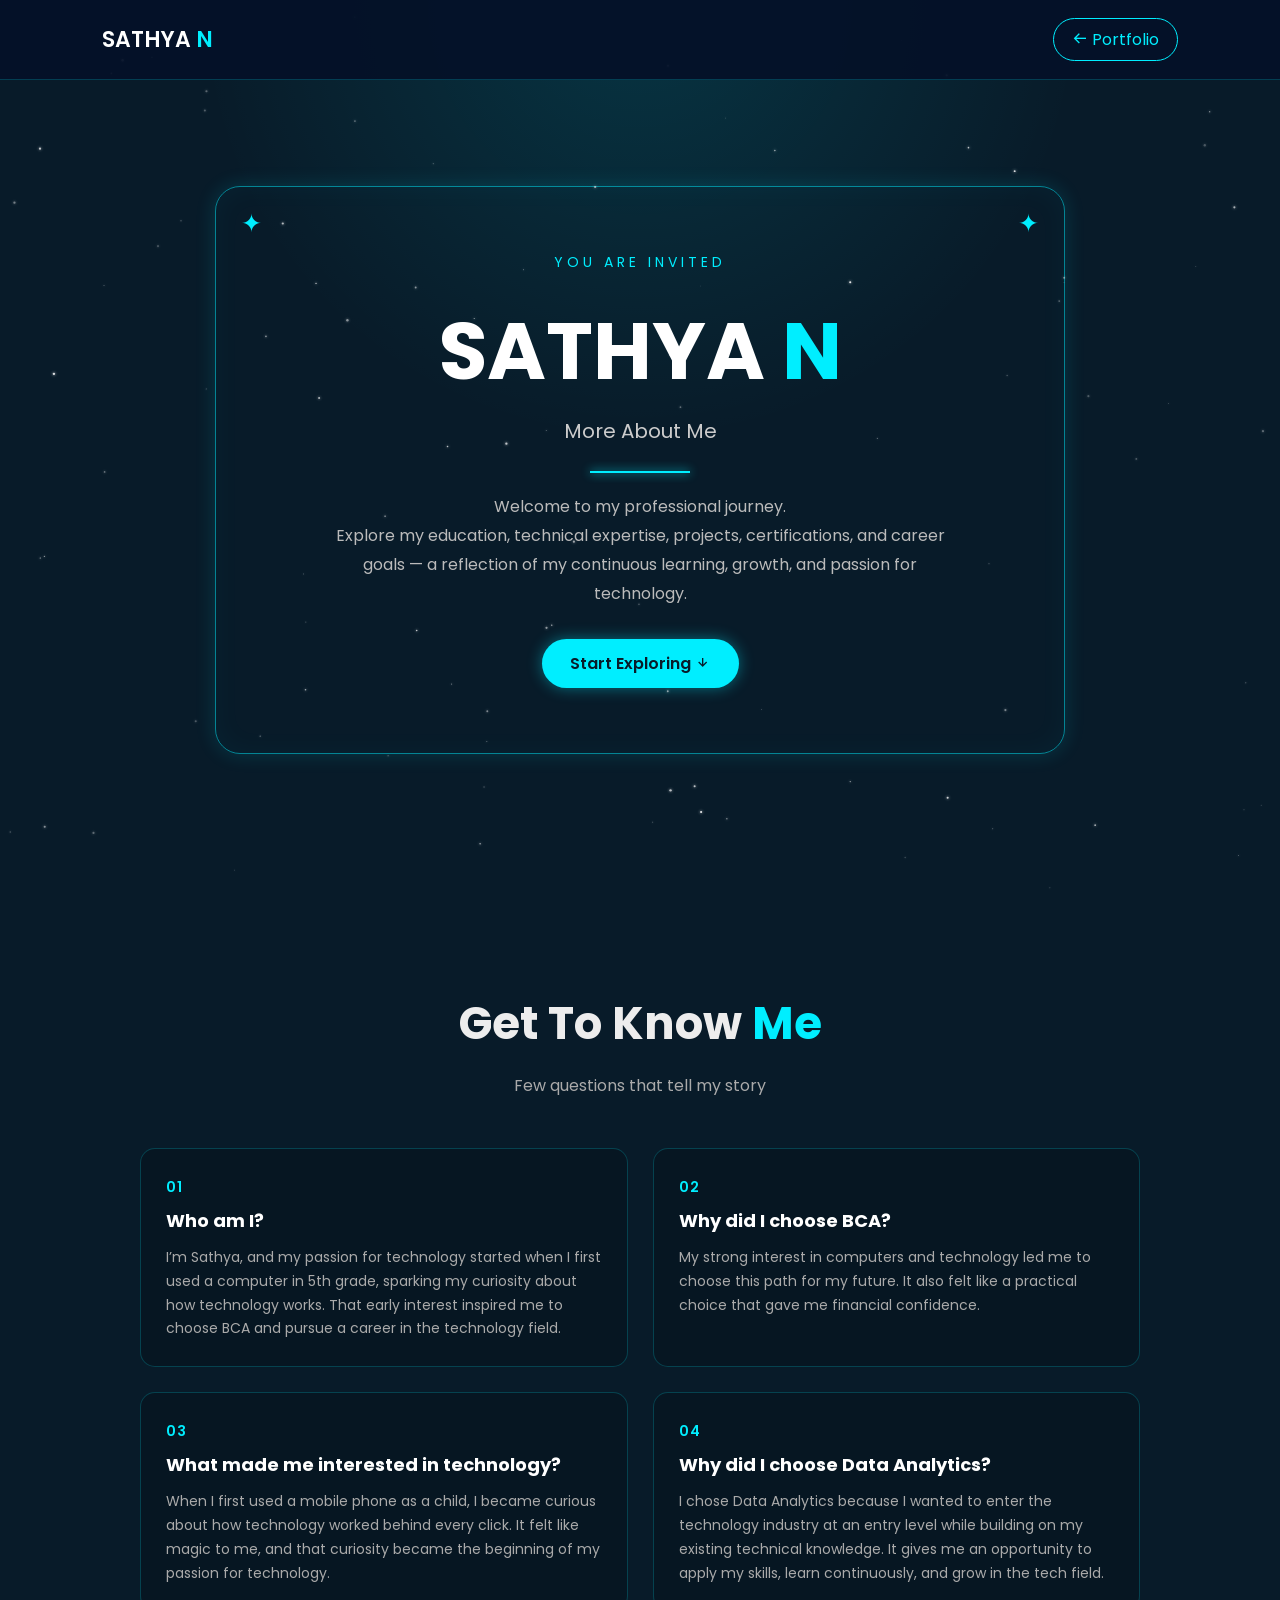
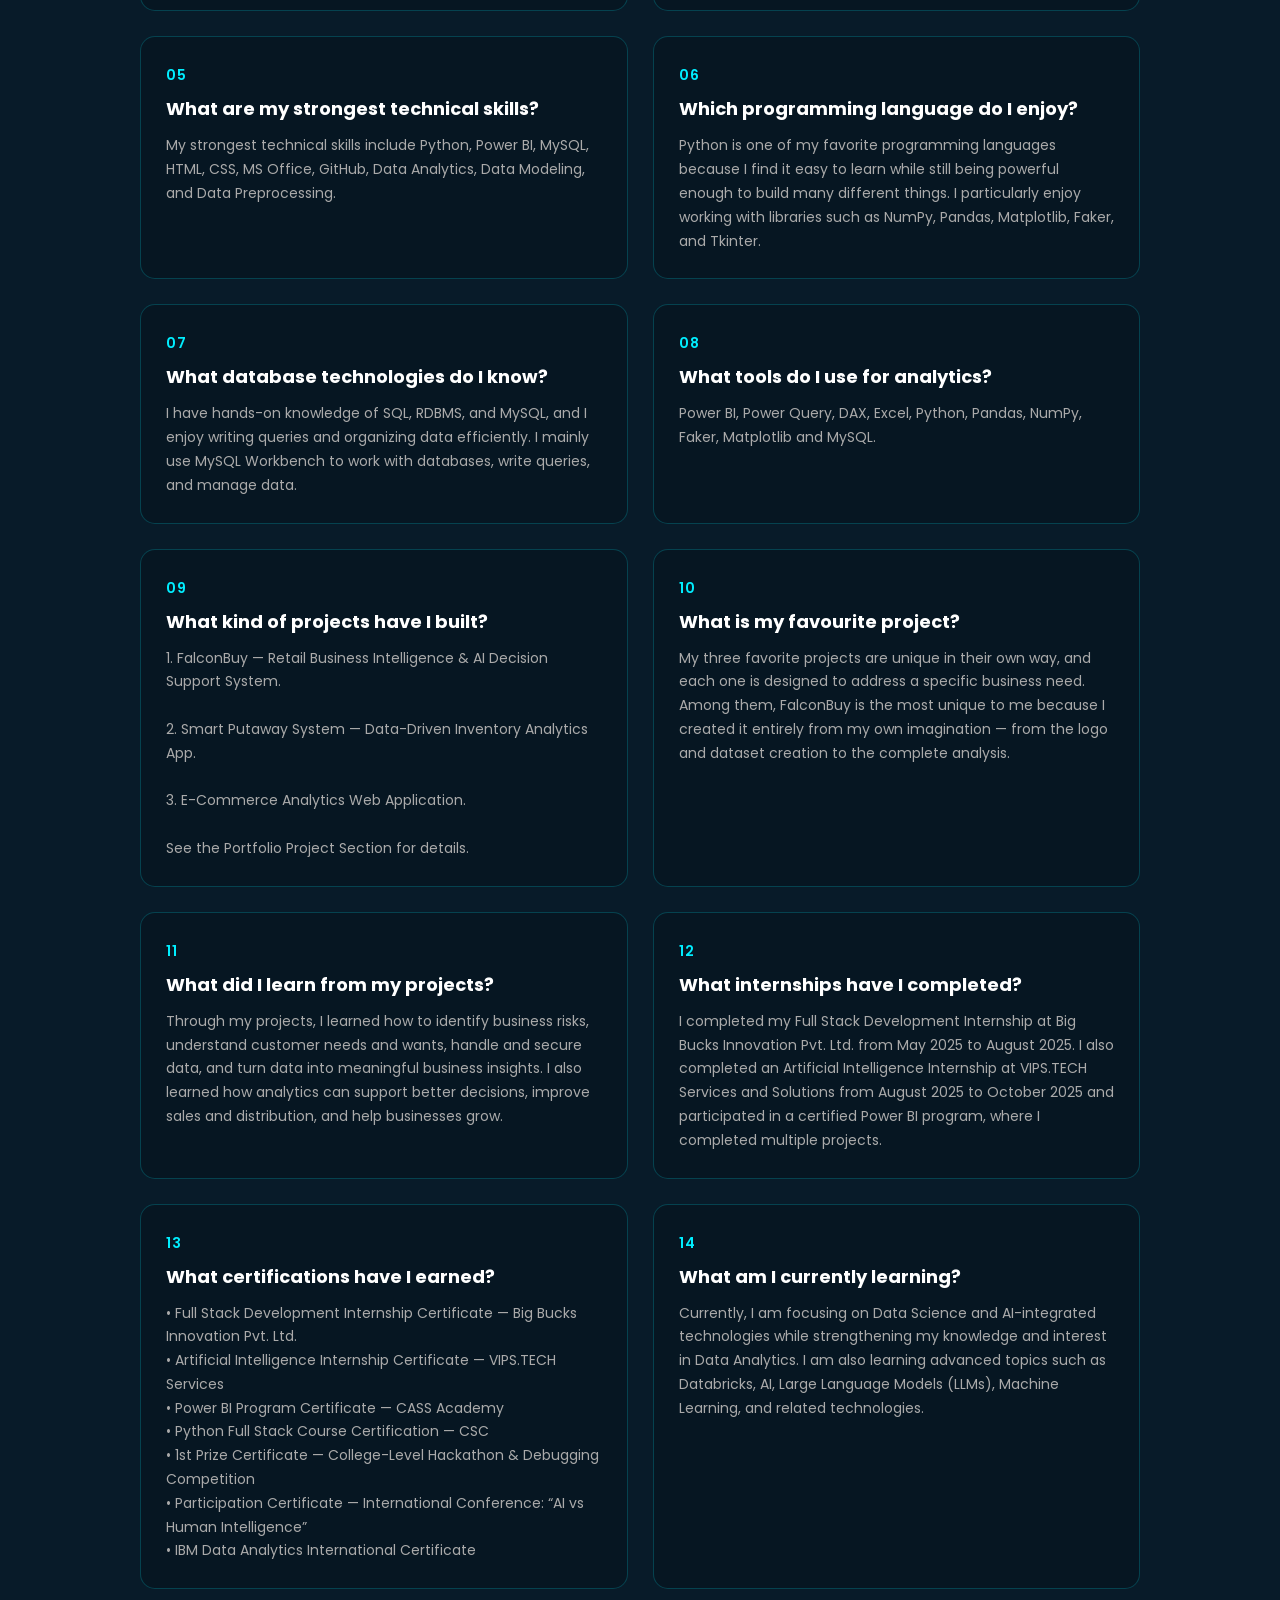
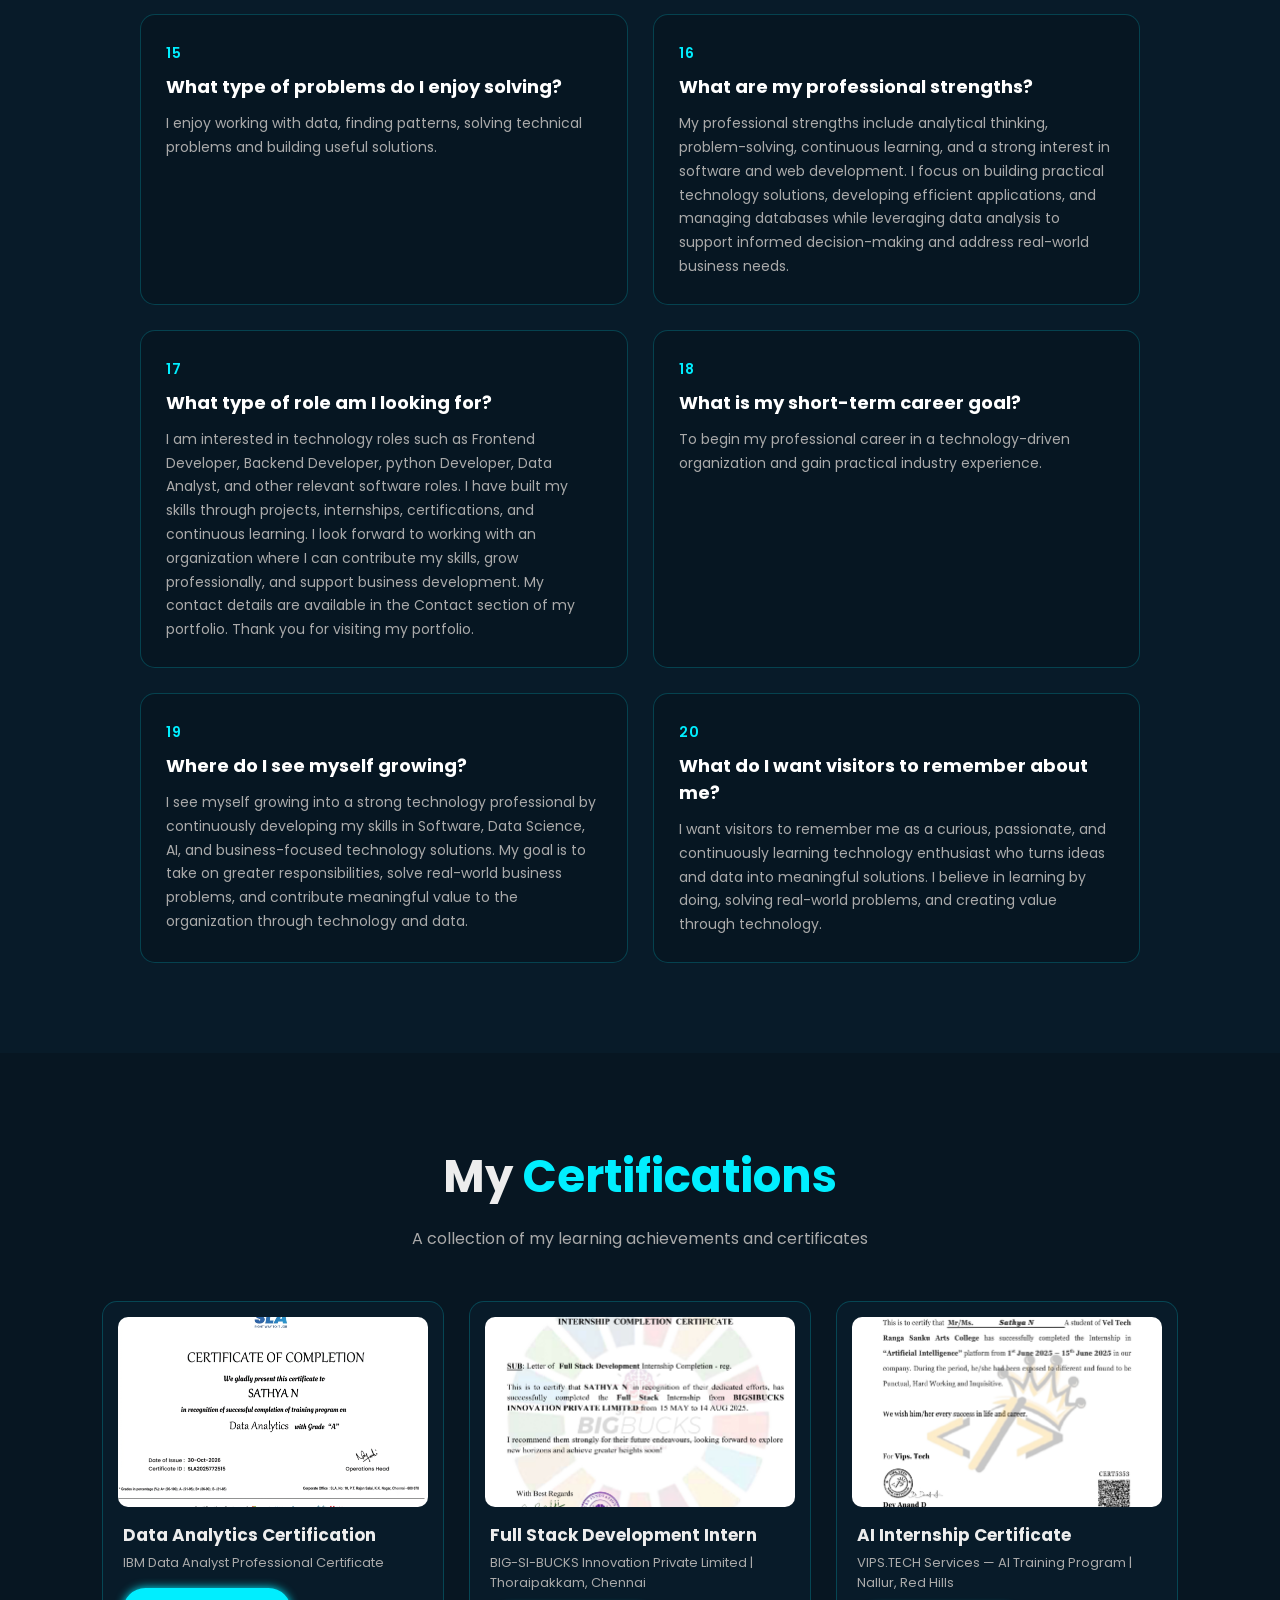
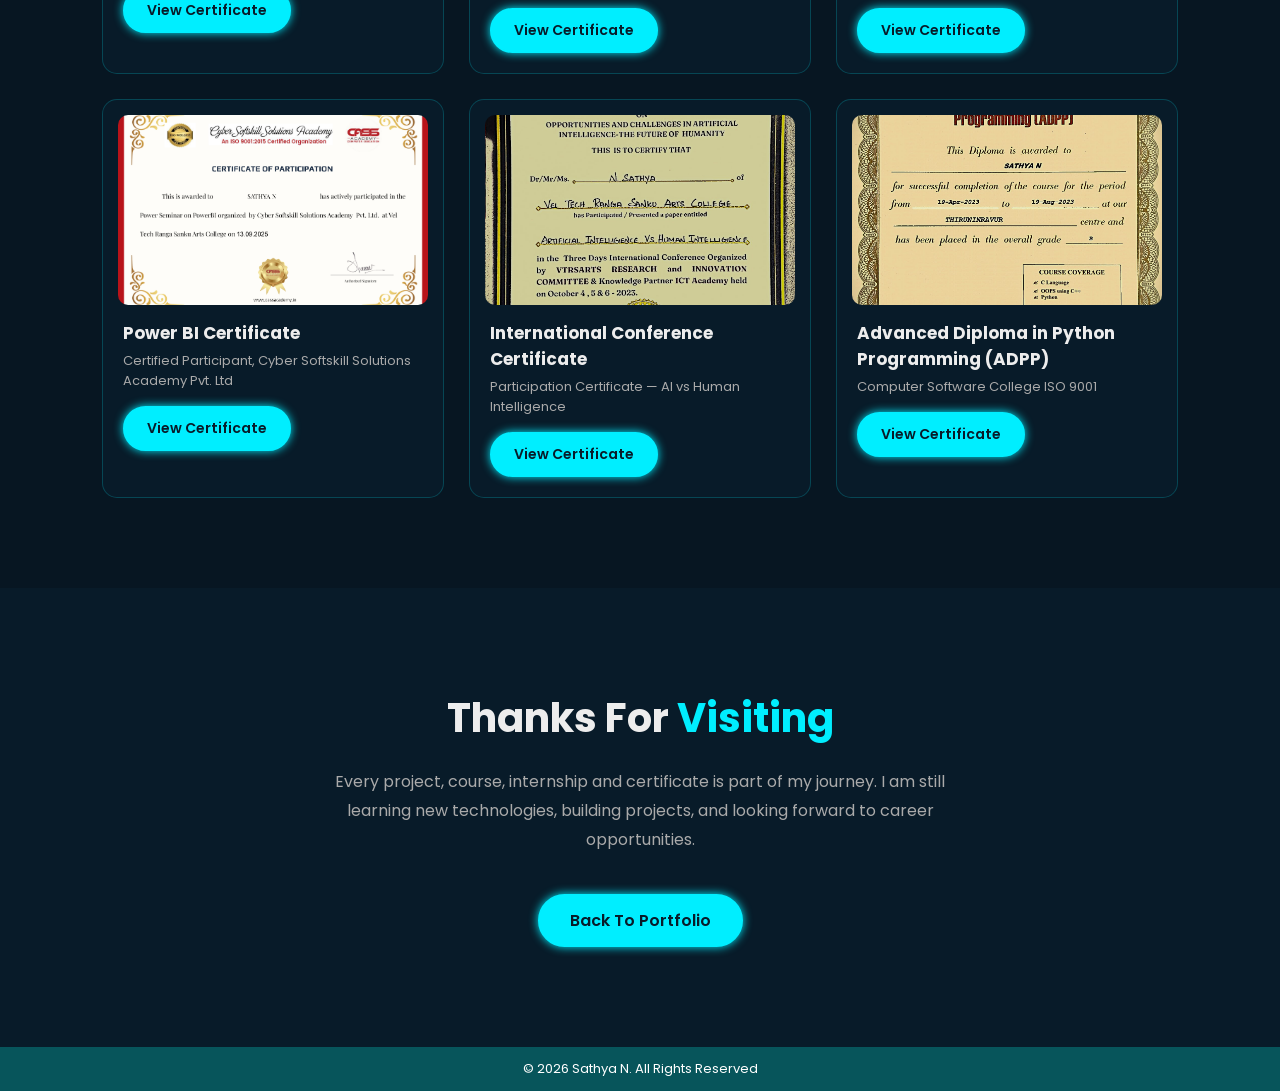
<file: aboutme.html>
<!DOCTYPE html>
<html lang="en">

<head>
    <meta charset="UTF-8">
    <meta name="viewport" content="width=device-width, initial-scale=1.0">
    <title>More About Me | Sathya N</title>

    <link href="https://fonts.googleapis.com/css2?family=Poppins:wght@300;400;500;600;700&display=swap" rel="stylesheet">
    <link href="https://unpkg.com/boxicons@2.1.4/css/boxicons.min.css" rel="stylesheet">

    <style>
        * {
            margin: 0;
            padding: 0;
            box-sizing: border-box;
            scroll-behavior: smooth;
            font-family: 'Poppins', sans-serif;
        }

        body {
            background: #081b29;
            color: #ededed;
        }

        /* NAVIGATION */
        .top-nav {
            position: fixed;
            top: 0;
            left: 0;
            width: 100%;
            padding: 18px 8%;
            background: rgba(5, 17, 41, 0.95);
            display: flex;
            justify-content: space-between;
            align-items: center;
            z-index: 1000;
            border-bottom: 1px solid rgba(0, 238, 255, 0.2);
        }

        .logo {
            color: #fff;
            text-decoration: none;
            font-size: 22px;
            font-weight: 600;
        }

        .logo span,
        .invite-box h1 span,
        .section-title span,
        .final-section h2 span {
            color: #0ef;
        }

        .back-btn {
            color: #0ef;
            text-decoration: none;
            border: 1px solid #0ef;
            padding: 8px 18px;
            border-radius: 25px;
            transition: 0.3s;
        }

        .back-btn:hover {
            background: #0ef;
            color: #081b29;
            box-shadow: 0 0 20px #0ef;
        }

        /* HERO */
        .invitation {
            min-height: 100vh;
            display: flex;
            justify-content: center;
            align-items: center;
            text-align: center;
            padding: 100px 20px 60px;
            background:
                radial-gradient(circle at top, rgba(0, 238, 255, 0.12), transparent 40%),
                #081b29;
        }

        .invite-box {
            width: min(850px, 95%);
            padding: 65px 45px;
            border: 1px solid rgba(0, 238, 255, 0.5);
            border-radius: 25px;
            box-shadow: 0 0 20px rgba(0, 238, 255, 0.15),
                inset 0 0 30px rgba(0, 238, 255, 0.04);
            position: relative;
        }

        .invite-box::before,
        .invite-box::after {
            content: "✦";
            position: absolute;
            top: 18px;
            color: #0ef;
            font-size: 25px;
        }

        .invite-box::before { left: 25px; }
        .invite-box::after { right: 25px; }

        .small-title {
            color: #0ef;
            letter-spacing: 4px;
            font-size: 14px;
            margin-bottom: 18px;
        }

        .invite-box h1 {
            font-size: clamp(45px, 8vw, 80px);
            color: #fff;
            margin-bottom: 5px;
        }

        .invite-box h3 {
            font-size: 20px;
            font-weight: 400;
            color: #ccc;
            margin-bottom: 25px;
        }

        .invite-line {
            width: 100px;
            height: 2px;
            background: #0ef;
            margin: 20px auto;
            box-shadow: 0 0 10px #0ef;
        }

        .invite-box p {
            max-width: 650px;
            margin: auto;
            line-height: 1.8;
            color: #bbb;
            font-size: 16px;
        }

        .explore-btn {
            display: inline-block;
            margin-top: 30px;
            padding: 12px 28px;
            color: #081b29;
            background: #0ef;
            text-decoration: none;
            border-radius: 30px;
            font-weight: 600;
            transition: 0.3s;
            box-shadow: 0 0 15px rgba(0, 238, 255, 0.4);
        }

        .explore-btn:hover {
            transform: translateY(-3px);
            box-shadow: 0 0 30px #0ef;
        }

        /* COMMON SECTIONS */
        .section {
            padding: 90px 8%;
        }

        .section-title {
            text-align: center;
            font-size: 45px;
            margin-bottom: 15px;
        }

        .section-subtitle {
            text-align: center;
            color: #aaa;
            margin-bottom: 50px;
        }

        /* QUESTIONS */
        .questions {
            max-width: 1000px;
            margin: auto;
            display: grid;
            grid-template-columns: repeat(2, 1fr);
            gap: 25px;
        }

        .question-card {
            padding: 25px;
            border: 1px solid rgba(0, 238, 255, 0.2);
            border-radius: 15px;
            background: rgba(0, 0, 0, 0.15);
            transition: 0.3s;
        }

        .question-card:hover {
            transform: translateY(-5px);
            border-color: #0ef;
            box-shadow: 0 0 20px rgba(0, 238, 255, 0.12);
        }

        .question-number {
            color: #0ef;
            font-size: 14px;
            font-weight: 600;
            letter-spacing: 1px;
        }

        .question-card h3 {
            font-size: 18px;
            margin: 8px 0 12px;
            color: #fff;
        }

        .question-card p {
            color: #aaa;
            line-height: 1.7;
            font-size: 14px;
        }

        /* CERTIFICATIONS */
        .certifications {
            background: #071622;
        }

        .certificate-grid {
            max-width: 1100px;
            margin: auto;
            display: grid;
            grid-template-columns: repeat(3, 1fr);
            gap: 25px;
        }

        .certificate-card {
            background: #081b29;
            border: 1px solid rgba(0, 238, 255, 0.2);
            border-radius: 15px;
            padding: 15px;
            transition: 0.3s;
        }

        .certificate-card:hover {
            transform: translateY(-7px);
            border-color: #0ef;
            box-shadow: 0 0 25px rgba(0, 238, 255, 0.15);
        }

        .certificate-card img {
            width: 100%;
            height: 190px;
            object-fit: cover;
            border-radius: 10px;
            display: block;
        }

        .certificate-card h3 {
            margin: 15px 5px 5px;
            font-size: 17px;
        }

        .certificate-card p {
            margin: 0 5px 15px;
            color: #aaa;
            font-size: 13px;
        }

        .view-certificate,
        .portfolio-btn {
            display: inline-block;
            padding: 10px 22px;
            background: #0ef;
            color: #081b29;
            text-decoration: none;
            border-radius: 30px;
            font-size: 14px;
            font-weight: 600;
            border: 2px solid #0ef;
            box-shadow: 0 0 10px #0ef;
            transition: 0.3s ease;
        }

        .view-certificate {
            margin: 0 5px 5px;
        }

        .view-certificate:hover,
        .portfolio-btn:hover {
            background: #081b29;
            color: #0ef;
            box-shadow: 0 0 10px #0ef,
                0 0 25px #0ef,
                0 0 45px #0ef;
            transform: translateY(-3px);
        }

        /* FINAL SECTION */
        .final-section {
            text-align: center;
            padding: 100px 20px;
        }

        .final-section h2 {
            font-size: 40px;
        }

        .final-section p {
            color: #aaa;
            max-width: 650px;
            margin: 20px auto;
            line-height: 1.8;
        }

        .portfolio-btn {
            margin-top: 20px;
            padding: 12px 30px;
            font-size: 16px;
        }

        /* FOOTER */
        footer {
            text-align: center;
            padding: 12px;
            background: rgb(7, 85, 91);
            font-size: 13px;
            color: #fff;
        }

        /* SNOW CANVAS */
        #snow-canvas {
            position: fixed;
            top: 0;
            left: 0;
            width: 100%;
            height: 100%;
            pointer-events: none;
            z-index: 999;
        }

        /* ANIMATED CYAN CURSOR */
        @media (pointer: fine) {
            body,
            a,
            button {
                cursor: none;
            }

            #custom-cursor {
                position: fixed;
                top: 0;
                left: 0;
                width: 12px;
                height: 12px;
                background: #fff;
                border-radius: 50%;
                box-shadow: 0 0 6px #0ef,
                    0 0 15px #0ef,
                    0 0 25px rgba(0, 238, 255, 0.7);
                pointer-events: none;
                z-index: 10001;
                transform: translate(-50%, -50%);
                display: none;
            }

            #cursor-trail {
                position: fixed;
                top: 0;
                left: 0;
                width: 32px;
                height: 32px;
                border: 1px solid rgba(0, 238, 255, 0.75);
                border-radius: 50%;
                box-shadow: 0 0 12px rgba(0, 238, 255, 0.25);
                pointer-events: none;
                z-index: 10000;
                transform: translate(-50%, -50%);
                transition: width 0.2s ease,
                    height 0.2s ease,
                    border-color 0.2s ease;
                display: none;
            }

            #cursor-trail.cursor-hover {
                width: 44px;
                height: 44px;
                border-color: #fff;
            }
        }

        @media (prefers-reduced-motion: reduce) {
            #cursor-trail {
                transition: none;
            }
        }

        /* RESPONSIVE */
        @media (max-width: 800px) {
            .questions {
                grid-template-columns: 1fr;
            }

            .certificate-grid {
                grid-template-columns: repeat(2, 1fr);
            }

            .invite-box {
                padding: 50px 25px;
            }
        }

        @media (max-width: 550px) {
            .certificate-grid {
                grid-template-columns: 1fr;
            }

            .section-title {
                font-size: 35px;
            }

            .back-btn {
                padding: 6px 12px;
                font-size: 13px;
            }

            .top-nav {
                padding: 15px 5%;
            }

            .logo {
                font-size: 19px;
            }
        }
    </style>
</head>

<body>

    <!-- NAVIGATION -->
    <nav class="top-nav">
        <a href="index.html" class="logo">SATHYA<span> N</span></a>
        <a href="index.html" class="back-btn">
            <i class="bx bx-arrow-back"></i> Portfolio
        </a>
    </nav>

    <!-- HERO -->
    <section class="invitation">
        <div class="invite-box">
            <div class="small-title">YOU ARE INVITED</div>
            <h1>SATHYA <span>N</span></h1>
            <h3>More About Me</h3>
            <div class="invite-line"></div>

            <p>
                Welcome to my professional journey.<br>
                Explore my education, technical expertise, projects,
                certifications, and career goals — a reflection of my
                continuous learning, growth, and passion for technology.
            </p>

            <a href="#questions" class="explore-btn">
                Start Exploring <i class="bx bx-down-arrow-alt"></i>
            </a>
        </div>
    </section>

    <!-- 20 QUESTIONS -->
    <section class="section" id="questions">
        <h2 class="section-title">Get To Know <span>Me</span></h2>
        <p class="section-subtitle">Few questions that tell my story</p>

        <div class="questions">

            <div class="question-card">
                <span class="question-number">01</span>
                <h3>Who am I?</h3>
                <p>
                    I’m Sathya, and my passion for technology started when
                    I first used a computer in 5th grade, sparking my
                    curiosity about how technology works. That early
                    interest inspired me to choose BCA and pursue a career
                    in the technology field.
                </p>
            </div>

            <div class="question-card">
                <span class="question-number">02</span>
                <h3>Why did I choose BCA?</h3>
                <p>
                    My strong interest in computers and technology led me
                    to choose this path for my future. It also felt like a
                    practical choice that gave me financial confidence.
                </p>
            </div>

            <div class="question-card">
                <span class="question-number">03</span>
                <h3>What made me interested in technology?</h3>
                <p>
                    When I first used a mobile phone as a child, I became
                    curious about how technology worked behind every click.
                    It felt like magic to me, and that curiosity became the
                    beginning of my passion for technology.
                </p>
            </div>

            <div class="question-card">
                <span class="question-number">04</span>
                <h3>Why did I choose Data Analytics?</h3>
                <p>
                    I chose Data Analytics because I wanted to enter the
                    technology industry at an entry level while building
                    on my existing technical knowledge. It gives me an
                    opportunity to apply my skills, learn continuously,
                    and grow in the tech field.
                </p>
            </div>

            <div class="question-card">
                <span class="question-number">05</span>
                <h3>What are my strongest technical skills?</h3>
                <p>
                    My strongest technical skills include Python, Power BI,
                    MySQL, HTML, CSS, MS Office, GitHub, Data Analytics,
                    Data Modeling, and Data Preprocessing.
                </p>
            </div>

            <div class="question-card">
                <span class="question-number">06</span>
                <h3>Which programming language do I enjoy?</h3>
                <p>
                    Python is one of my favorite programming languages
                    because I find it easy to learn while still being
                    powerful enough to build many different things.
                    I particularly enjoy working with libraries such as
                    NumPy, Pandas, Matplotlib, Faker, and Tkinter.
                </p>
            </div>

            <div class="question-card">
                <span class="question-number">07</span>
                <h3>What database technologies do I know?</h3>
                <p>
                    I have hands-on knowledge of SQL, RDBMS, and MySQL,
                    and I enjoy writing queries and organizing data
                    efficiently. I mainly use MySQL Workbench to work
                    with databases, write queries, and manage data.
                </p>
            </div>

            <div class="question-card">
                <span class="question-number">08</span>
                <h3>What tools do I use for analytics?</h3>
                <p>
                    Power BI, Power Query, DAX, Excel, Python, Pandas,
                    NumPy, Faker, Matplotlib and MySQL.
                </p>
            </div>

            <div class="question-card">
                <span class="question-number">09</span>
                <h3>What kind of projects have I built?</h3>
                <p>
                    1. FalconBuy — Retail Business Intelligence &amp; AI
                    Decision Support System.<br><br>
                    2. Smart Putaway System — Data-Driven Inventory
                    Analytics App.<br><br>
                    3. E-Commerce Analytics Web Application.<br><br>
                    See the Portfolio Project Section for details.
                </p>
            </div>

            <div class="question-card">
                <span class="question-number">10</span>
                <h3>What is my favourite project?</h3>
                <p>
                    My three favorite projects are unique in their own way,
                    and each one is designed to address a specific business
                    need. Among them, FalconBuy is the most unique to me
                    because I created it entirely from my own imagination —
                    from the logo and dataset creation to the complete
                    analysis.
                </p>
            </div>

            <div class="question-card">
                <span class="question-number">11</span>
                <h3>What did I learn from my projects?</h3>
                <p>
                    Through my projects, I learned how to identify business
                    risks, understand customer needs and wants, handle and
                    secure data, and turn data into meaningful business
                    insights. I also learned how analytics can support
                    better decisions, improve sales and distribution,
                    and help businesses grow.
                </p>
            </div>

            <div class="question-card">
                <span class="question-number">12</span>
                <h3>What internships have I completed?</h3>
                <p>
                    I completed my Full Stack Development Internship at
                    Big Bucks Innovation Pvt. Ltd. from May 2025 to August
                    2025. I also completed an Artificial Intelligence
                    Internship at VIPS.TECH Services and Solutions from
                    August 2025 to October 2025 and participated in a
                    certified Power BI program, where I completed
                    multiple projects.
                </p>
            </div>

            <div class="question-card">
                <span class="question-number">13</span>
                <h3>What certifications have I earned?</h3>
                <p>
                    • Full Stack Development Internship Certificate —
                    Big Bucks Innovation Pvt. Ltd.<br>
                    • Artificial Intelligence Internship Certificate —
                    VIPS.TECH Services<br>
                    • Power BI Program Certificate — CASS Academy<br>
                    • Python Full Stack Course Certification — CSC<br>
                    • 1st Prize Certificate — College-Level Hackathon
                    &amp; Debugging Competition<br>
                    • Participation Certificate — International Conference:
                    “AI vs Human Intelligence”<br>
                    • IBM Data Analytics International Certificate
                </p>
            </div>

            <div class="question-card">
                <span class="question-number">14</span>
                <h3>What am I currently learning?</h3>
                <p>
                    Currently, I am focusing on Data Science and
                    AI-integrated technologies while strengthening my
                    knowledge and interest in Data Analytics. I am also
                    learning advanced topics such as Databricks, AI,
                    Large Language Models (LLMs), Machine Learning,
                    and related technologies.
                </p>
            </div>

            <div class="question-card">
                <span class="question-number">15</span>
                <h3>What type of problems do I enjoy solving?</h3>
                <p>
                    I enjoy working with data, finding patterns,
                    solving technical problems and building useful
                    solutions.
                </p>
            </div>

            <div class="question-card">
                <span class="question-number">16</span>
                <h3>What are my professional strengths?</h3>
                <p>
                    My professional strengths include analytical thinking, problem-solving, continuous learning, and a strong interest in software and web development. 
                    I focus on building practical technology solutions, developing efficient applications, and managing databases
                    while leveraging data analysis to support informed decision-making and address real-world business needs.
                </p>
            </div>

            <div class="question-card">
                <span class="question-number">17</span>
                <h3>What type of role am I looking for?</h3>
                <p>
                    I am interested in technology roles such as Frontend Developer,
                    Backend Developer, python Developer, Data
                    Analyst, and other relevant software roles. I have
                    built my skills through projects, internships,
                    certifications, and continuous learning. I look forward
                    to working with an organization where I can contribute
                    my skills, grow professionally, and support business
                    development. My contact details are available in the
                    Contact section of my portfolio. Thank you for
                    visiting my portfolio.
                </p>
            </div>

            <div class="question-card">
                <span class="question-number">18</span>
                <h3>What is my short-term career goal?</h3>
                <p>
                    To begin my professional career in a technology-driven
                    organization and gain practical industry experience.
                </p>
            </div>

            <div class="question-card">
                <span class="question-number">19</span>
                <h3>Where do I see myself growing?</h3>
                <p>
                    I see myself growing into a strong technology
                    professional by continuously developing my skills in
                    Software, Data Science, AI, and business-focused
                    technology solutions. My goal is to take on greater
                    responsibilities, solve real-world business problems,
                    and contribute meaningful value to the organization
                    through technology and data.
                </p>
            </div>

            <div class="question-card">
                <span class="question-number">20</span>
                <h3>What do I want visitors to remember about me?</h3>
                <p>
                    I want visitors to remember me as a curious, passionate,
                    and continuously learning technology enthusiast who
                    turns ideas and data into meaningful solutions.
                    I believe in learning by doing, solving real-world
                    problems, and creating value through technology.
                </p>
            </div>

        </div>
    </section>

    <!-- CERTIFICATIONS -->
    <section class="section certifications" id="certifications">
        <h2 class="section-title">My <span>Certifications</span></h2>
        <p class="section-subtitle">
            A collection of my learning achievements and certificates
        </p>

        <div class="certificate-grid">

            <div class="certificate-card">
                <img src="SLA.jpeg" alt="IBM Data Analytics Certificate">
                <h3>Data Analytics Certification</h3>
                <p>IBM Data Analyst Professional Certificate</p>
                <a href="SLA.jpeg" target="_blank" rel="noopener noreferrer"
                    class="view-certificate">View Certificate</a>
            </div>

            <div class="certificate-card">
                <img src="BIG BUCKS INTERN certify.jpg"
                    alt="Full Stack Development Internship Certificate">
                <h3>Full Stack Development Intern</h3>
                <p>BIG-SI-BUCKS Innovation Private Limited | Thoraipakkam, Chennai</p>
                <a href="BIG BUCKS INTERN certify.jpg"
                    target="_blank" rel="noopener noreferrer"
                    class="view-certificate">View Certificate</a>
            </div>

            <div class="certificate-card">
                <img src="vips intern.jpg" alt="AI Internship Certificate">
                <h3>AI Internship Certificate</h3>
                <p>VIPS.TECH Services — AI Training Program | Nallur, Red Hills</p>
                <a href="VIPS TECH INTERN AND PROJECT.pdf"
                    target="_blank" rel="noopener noreferrer"
                    class="view-certificate">View Certificate</a>
            </div>

            <div class="certificate-card">
                <img src="POWERBI CERTIFICATE from CASS ACADEMY.jpg"
                    alt="Power BI Certificate">
                <h3>Power BI Certificate</h3>
                <p>Certified Participant, Cyber Softskill Solutions Academy Pvt. Ltd</p>
                <a href="POWERBI CERTIFICATE from CASS ACADEMY.jpg"
                    target="_blank" rel="noopener noreferrer"
                    class="view-certificate">View Certificate</a>
            </div>

            <div class="certificate-card">
                <img src="internation confrence certify.jpeg"
                    alt="International Conference Certificate">
                <h3>International Conference Certificate</h3>
                <p>Participation Certificate — AI vs Human Intelligence</p>
                <a href="internation confrence certify.jpeg"
                    target="_blank" rel="noopener noreferrer"
                    class="view-certificate">View Certificate</a>
            </div>

            <div class="certificate-card">
                <img src="CSC certify.jpeg"
                    alt="Advanced Diploma in Python Programming Certificate">
                <h3>Advanced Diploma in Python Programming (ADPP)</h3>
                <p>Computer Software College ISO 9001</p>
                <a href="CSC certify.jpeg"
                    target="_blank" rel="noopener noreferrer"
                    class="view-certificate">View Certificate</a>
            </div>

        </div>
    </section>

    <!-- FINAL MESSAGE -->
    <section class="final-section">
        <h2>Thanks For <span>Visiting</span></h2>
        <p>
            Every project, course, internship and certificate is part of
            my journey. I am still learning new technologies, building
            projects, and looking forward to career opportunities.
        </p>
        <a href="index.html" class="portfolio-btn">Back To Portfolio</a>
    </section>

    <!-- FOOTER -->
    <footer>© 2026 Sathya N. All Rights Reserved</footer>

    <!-- SNOW CANVAS -->
    <canvas id="snow-canvas" aria-hidden="true"></canvas>

    <script>
        /* ================= SNOW EFFECT ================= */

        const snowCanvas = document.getElementById("snow-canvas");
        const snowCtx = snowCanvas.getContext("2d");

        let snowflakes = [];

        const snowSettings = {
            count: 100,
            minSize: 0.3,
            maxSize: 1.2,
            speed: 1.2,
            glow: 3,
            opacity: 0.7
        };

        function resizeSnowCanvas() {
            snowCanvas.width = window.innerWidth;
            snowCanvas.height = window.innerHeight;
        }

        function createSnowflake(initial = false) {
            return {
                x: Math.random() * snowCanvas.width,
                y: initial ? Math.random() * snowCanvas.height : -10,
                size: Math.random() *
                    (snowSettings.maxSize - snowSettings.minSize) +
                    snowSettings.minSize,
                speed: Math.random() * snowSettings.speed + 0.3,
                drift: Math.random() * 0.8 - 0.4,
                opacity: Math.random() * snowSettings.opacity + 0.2
            };
        }

        function initSnow() {
            snowflakes = [];

            for (let i = 0; i < snowSettings.count; i++) {
                snowflakes.push(createSnowflake(true));
            }
        }

        function animateSnow() {
            snowCtx.clearRect(0, 0, snowCanvas.width, snowCanvas.height);

            snowflakes.forEach((snow, index) => {
                snow.y += snow.speed;
                snow.x += snow.drift;

                if (snow.y > snowCanvas.height + 10) {
                    snowflakes[index] = createSnowflake();
                }

                if (snow.x > snowCanvas.width + 10) {
                    snow.x = -10;
                }

                if (snow.x < -10) {
                    snow.x = snowCanvas.width + 10;
                }

                snowCtx.beginPath();
                snowCtx.arc(snow.x, snow.y, snow.size, 0, Math.PI * 2);
                snowCtx.fillStyle =
                    `rgba(255, 255, 255, ${snow.opacity})`;
                snowCtx.shadowBlur = snowSettings.glow;
                snowCtx.shadowColor = "#ffffff";
                snowCtx.fill();
            });

            snowCtx.shadowBlur = 0;
            requestAnimationFrame(animateSnow);
        }

        function startSnow() {
            resizeSnowCanvas();
            initSnow();
            animateSnow();
        }

        window.addEventListener("resize", function () {
            resizeSnowCanvas();
            initSnow();
        });

        startSnow();


        /* ================= ANIMATED CYAN CURSOR ================= */

        if (window.matchMedia("(pointer: fine)").matches) {

            const cursor = document.createElement("div");
            cursor.id = "custom-cursor";
            cursor.setAttribute("aria-hidden", "true");

            const trail = document.createElement("div");
            trail.id = "cursor-trail";
            trail.setAttribute("aria-hidden", "true");

            document.body.appendChild(trail);
            document.body.appendChild(cursor);

            let mouseX = 0;
            let mouseY = 0;
            let trailX = 0;
            let trailY = 0;
            let mouseMoved = false;

            document.addEventListener("mousemove", function (event) {
                mouseX = event.clientX;
                mouseY = event.clientY;
                mouseMoved = true;

                cursor.style.left = mouseX + "px";
                cursor.style.top = mouseY + "px";

                cursor.style.display = "block";
                trail.style.display = "block";
            });

            function animateTrail() {
                if (mouseMoved) {
                    trailX += (mouseX - trailX) * 0.15;
                    trailY += (mouseY - trailY) * 0.15;

                    trail.style.left = trailX + "px";
                    trail.style.top = trailY + "px";
                }

                requestAnimationFrame(animateTrail);
            }

            document.addEventListener("mouseleave", function () {
                cursor.style.display = "none";
                trail.style.display = "none";
            });

            document.addEventListener("mouseenter", function () {
                if (mouseMoved) {
                    cursor.style.display = "block";
                    trail.style.display = "block";
                }
            });

            document.querySelectorAll(
                "a, button, input, textarea, select, .question-card, .certificate-card"
            ).forEach(function (element) {
                element.addEventListener("mouseenter", function () {
                    trail.classList.add("cursor-hover");
                });

                element.addEventListener("mouseleave", function () {
                    trail.classList.remove("cursor-hover");
                });
            });

            animateTrail();
        }
    </script>

</body>
</html>
</file>
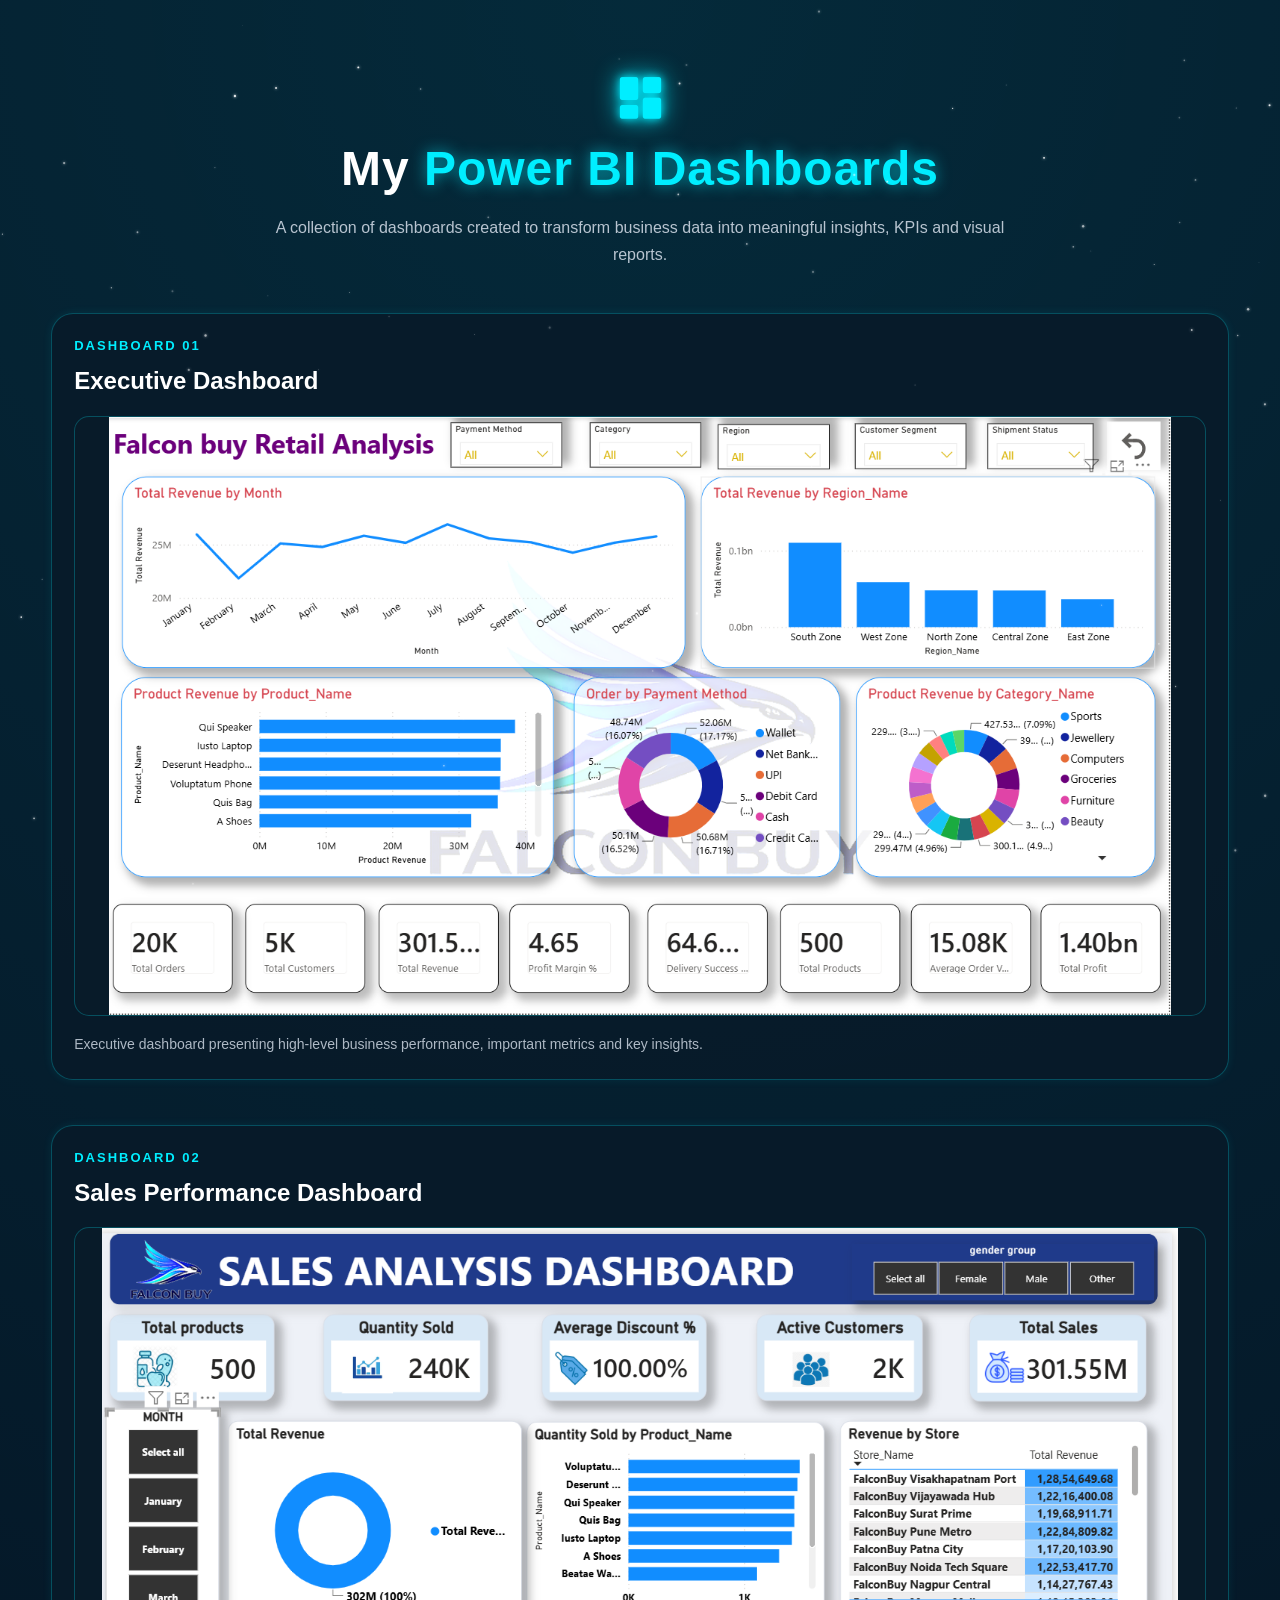
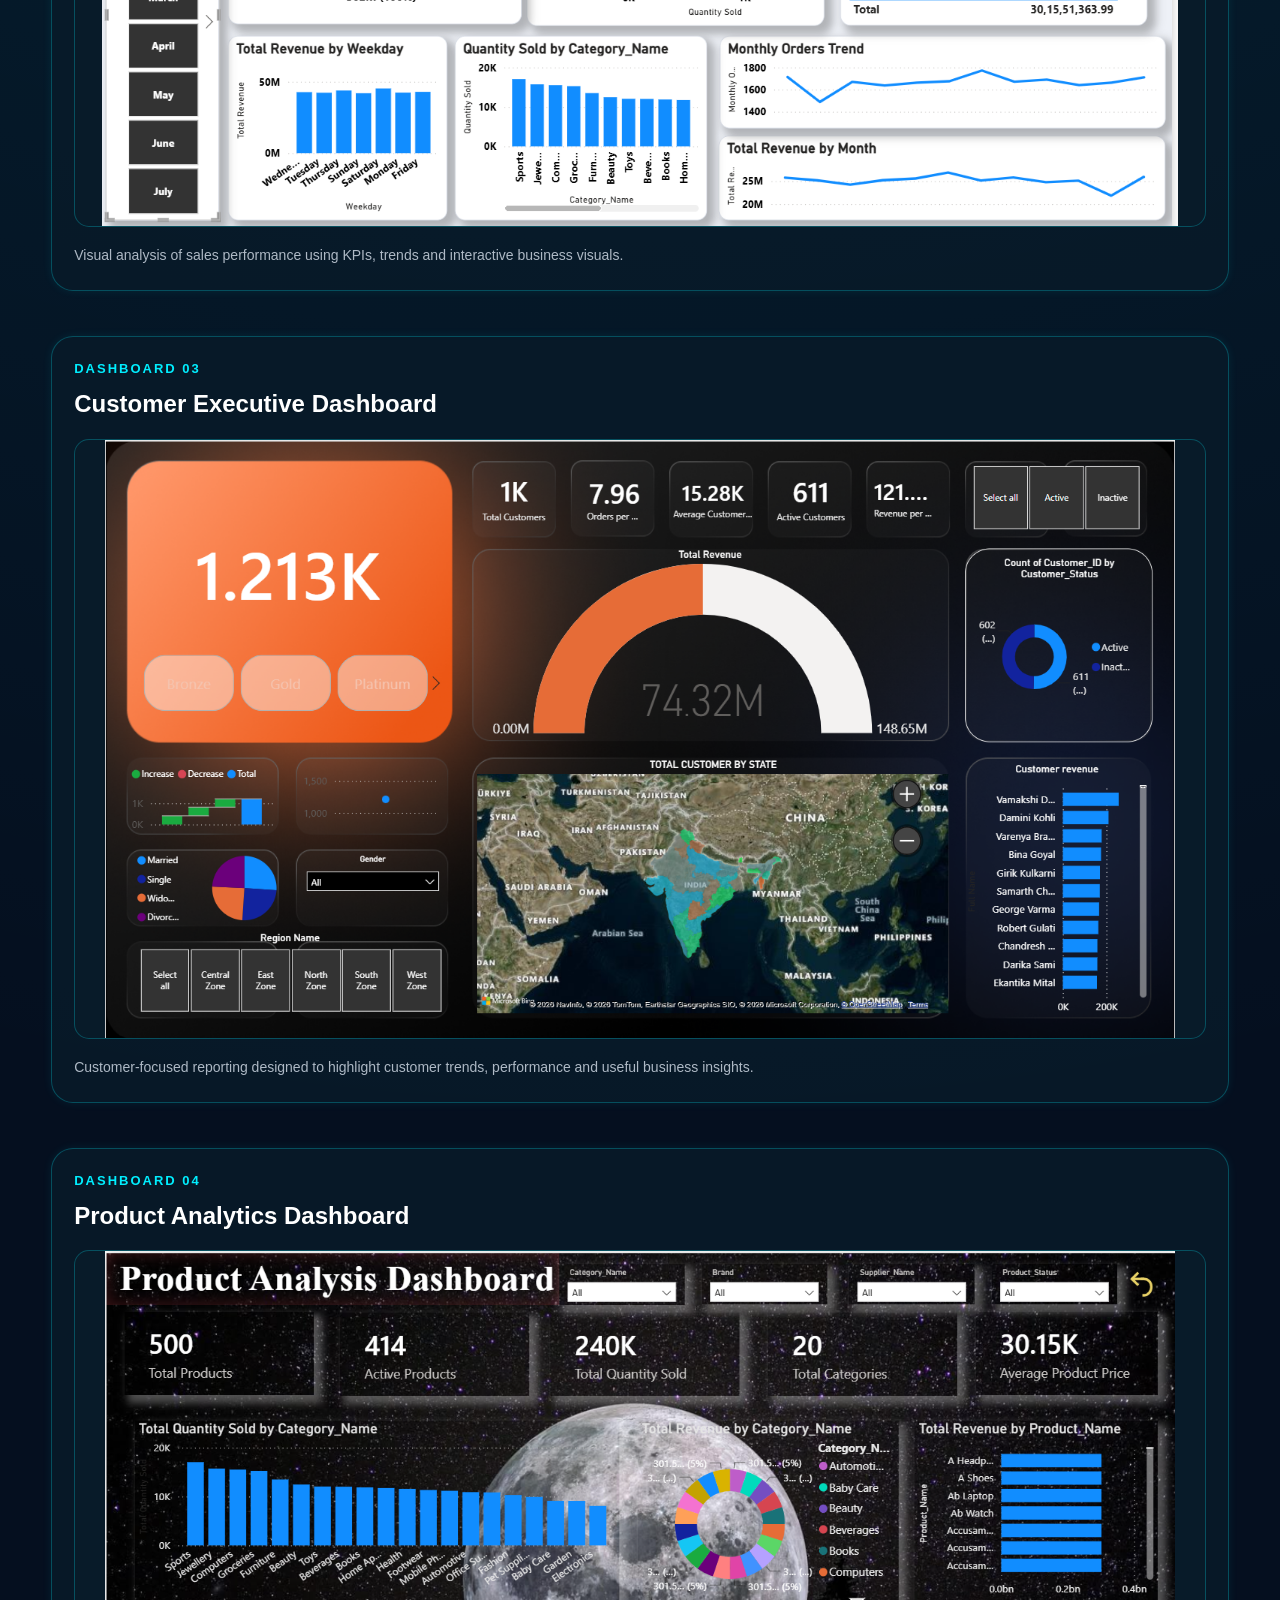
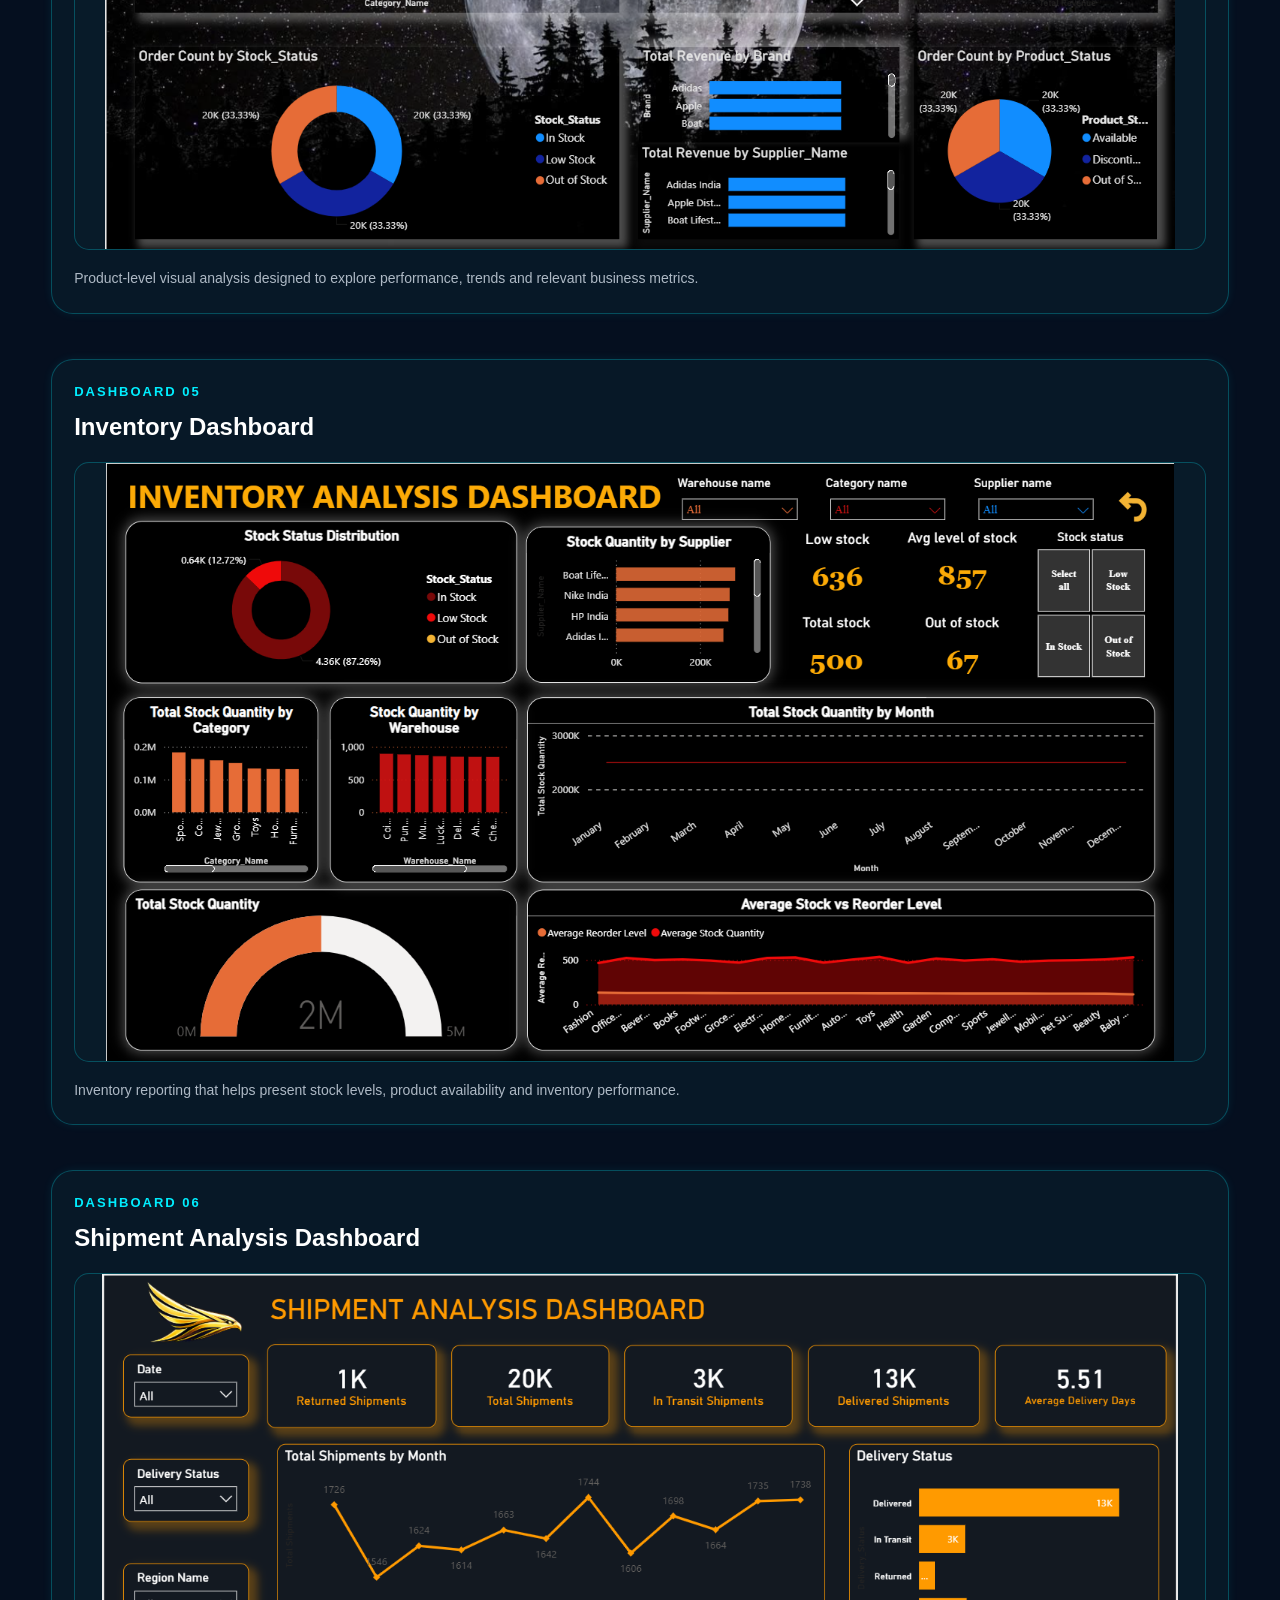
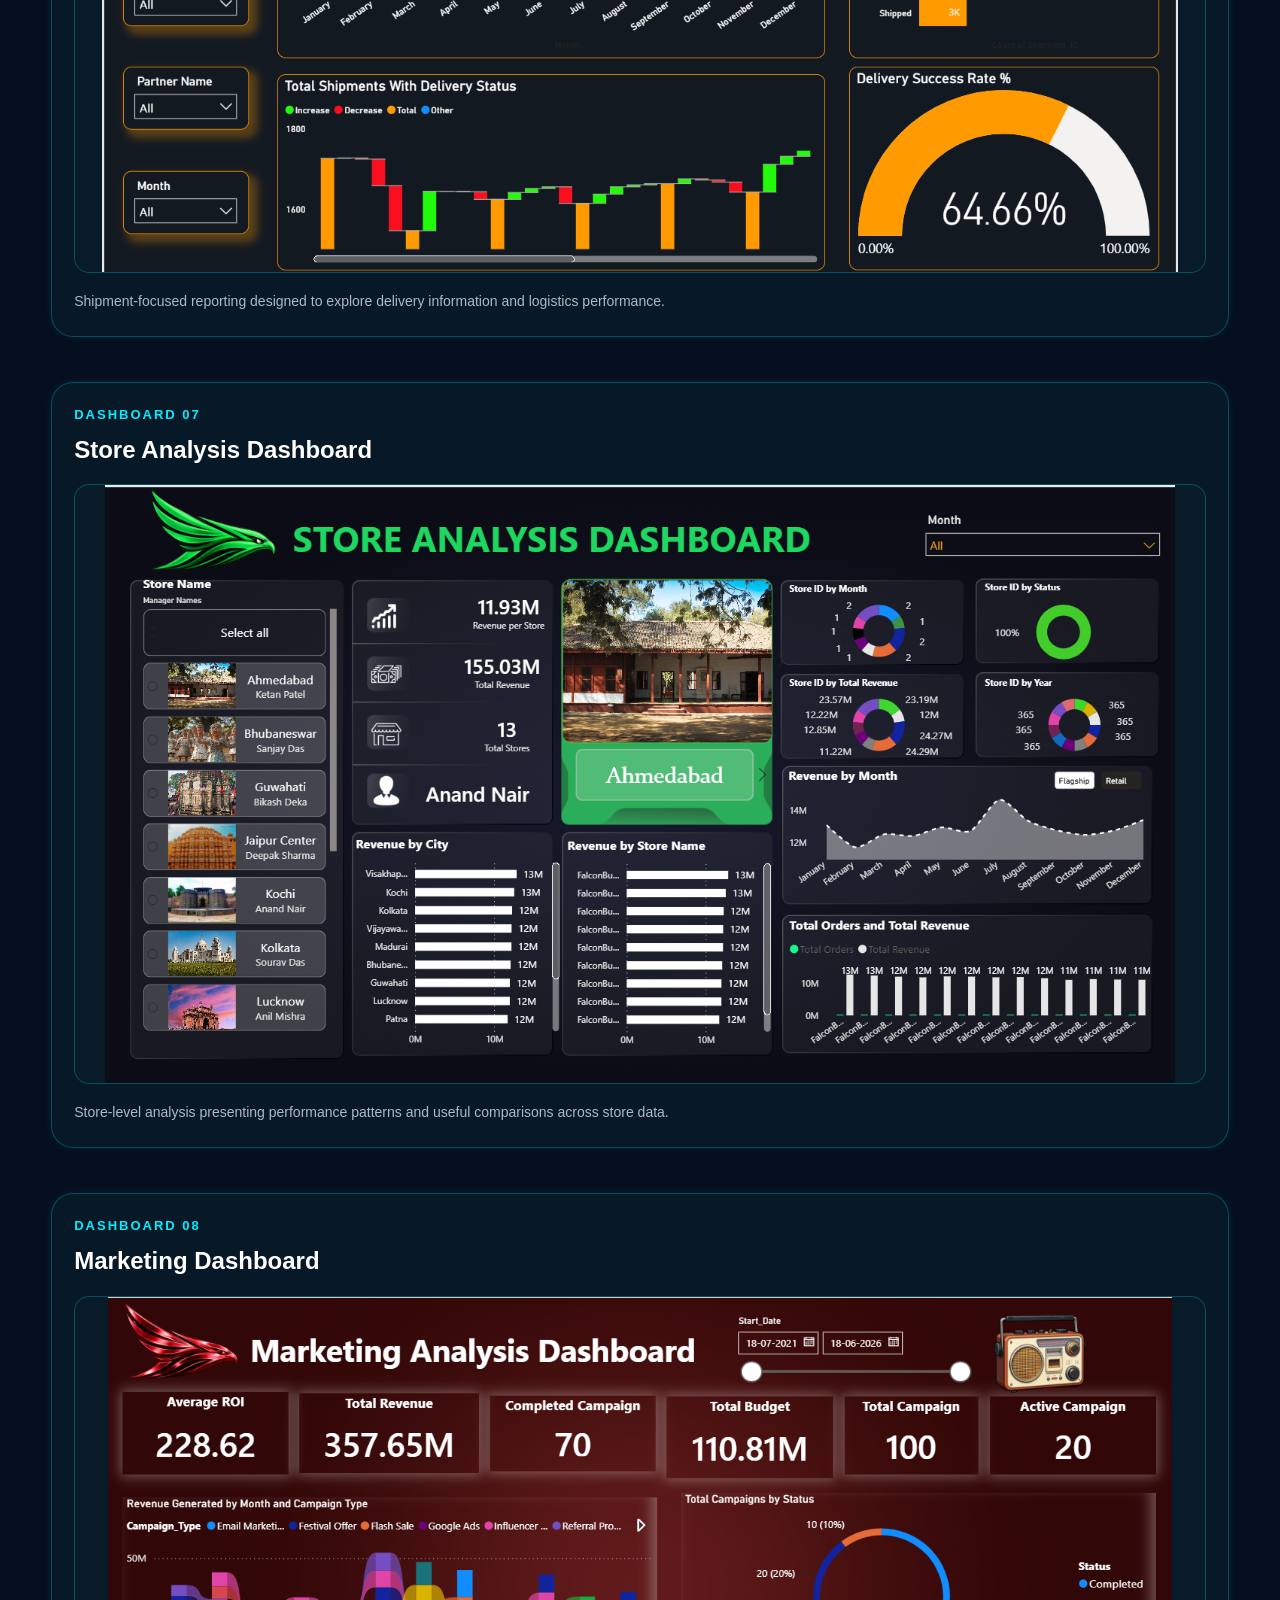
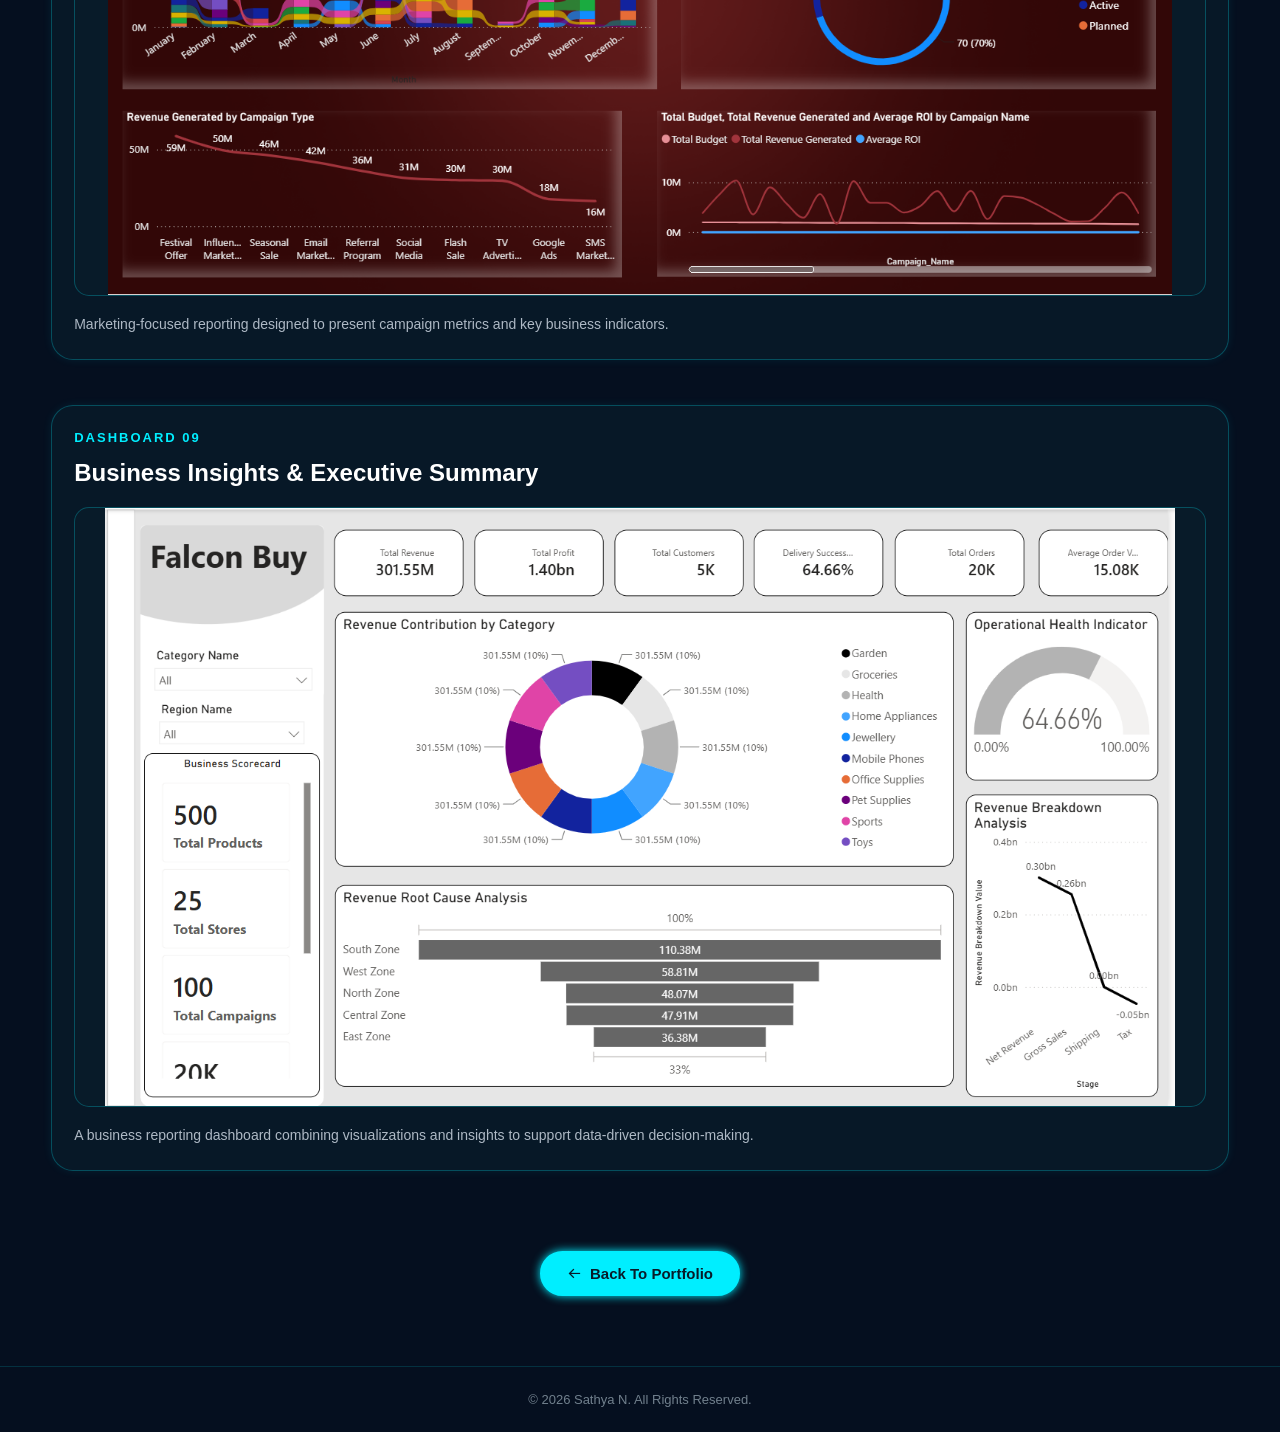
<file: dashboard.html>
<!DOCTYPE html>
<html lang="en">

<head>
    <meta charset="UTF-8">
    <meta name="viewport" content="width=device-width, initial-scale=1.0">

    <title>My Power BI Dashboards | Sathya N</title>

    <!-- Boxicons -->
    <link
        href="https://unpkg.com/boxicons@2.1.4/css/boxicons.min.css"
        rel="stylesheet"
    >

    <style>
        /* ================= GLOBAL ================= */

        * {
            margin: 0;
            padding: 0;
            box-sizing: border-box;
            scroll-behavior: smooth;
        }

        body {
            font-family: Arial, sans-serif;
            background:
                radial-gradient(
                    circle at top,
                    rgba(0, 238, 255, 0.12),
                    transparent 35%
                ),
                #050f1f;
            color: #fff;
            min-height: 100vh;
            overflow-x: hidden;
        }

        /* ================= HEADER ================= */

        .dashboard-header {
            text-align: center;
            padding: 70px 20px 45px;
            position: relative;
            z-index: 1;
        }

        .dashboard-header i {
            font-size: 55px;
            color: #0ef;
            text-shadow:
                0 0 10px #0ef,
                0 0 25px #0ef;
        }

        .dashboard-header h1 {
            margin-top: 15px;
            font-size: 48px;
            letter-spacing: 1px;
        }

        .dashboard-header h1 span {
            color: #0ef;
            text-shadow: 0 0 15px rgba(0, 238, 255, 0.6);
        }

        .dashboard-header p {
            max-width: 750px;
            margin: 18px auto 0;
            color: #b8c4d0;
            line-height: 1.7;
            font-size: 16px;
        }

        /* ================= DASHBOARD CONTAINER ================= */

        .dashboard-container {
            width: 92%;
            max-width: 1250px;
            margin: auto;
            display: flex;
            flex-direction: column;
            gap: 45px;
            padding-bottom: 70px;
            position: relative;
            z-index: 1;
        }

        /* ================= DASHBOARD CARD ================= */

        .dashboard-card {
            background: rgba(8, 27, 41, 0.88);
            border: 1px solid rgba(0, 238, 255, 0.25);
            border-radius: 22px;
            padding: 22px;
            box-shadow: 0 0 10px rgba(0, 238, 255, 0.08);
            transition:
                transform 0.4s ease,
                border-color 0.4s ease,
                box-shadow 0.4s ease;
            overflow: hidden;
        }

        .dashboard-card:hover {
            transform: translateY(-8px);
            border-color: #0ef;
            box-shadow:
                0 0 12px rgba(0, 238, 255, 0.5),
                0 0 35px rgba(0, 238, 255, 0.18);
        }

        /* ================= CARD TITLE ================= */

        .dashboard-number {
            color: #0ef;
            font-size: 13px;
            font-weight: 600;
            letter-spacing: 2px;
            text-transform: uppercase;
        }

        .dashboard-card h2 {
            margin: 10px 0 18px;
            font-size: 24px;
            line-height: 1.4;
        }

        /* ================= DASHBOARD IMAGE ================= */

        .dashboard-image {
            width: 100%;
            height: 600px;
            border-radius: 15px;
            overflow: hidden;
            border: 1px solid rgba(0, 238, 255, 0.25);
            background: #081b29;
        }

        .dashboard-image img {
            width: 100%;
            height: 100%;
            object-fit: contain;
            display: block;
            transition: transform 0.5s ease;
        }

        .dashboard-card:hover .dashboard-image img {
            transform: scale(1.02);
        }

        /* ================= DESCRIPTION ================= */

        .dashboard-card p {
            color: #aeb9c5;
            font-size: 14px;
            line-height: 1.7;
            margin-top: 17px;
        }

        /* ================= BACK BUTTON ================= */

        .back-section {
            text-align: center;
            padding: 10px 20px 70px;
            position: relative;
            z-index: 1;
        }

        .back-btn {
            display: inline-flex;
            align-items: center;
            justify-content: center;
            gap: 8px;
            padding: 12px 25px;
            background: #0ef;
            color: #081b29;
            text-decoration: none;
            border: 2px solid #0ef;
            border-radius: 30px;
            font-size: 15px;
            font-weight: 600;
            box-shadow: 0 0 10px #0ef;
            transition: 0.3s ease;
        }

        .back-btn:hover {
            background: #081b29;
            color: #0ef;
            box-shadow:
                0 0 10px #0ef,
                0 0 25px #0ef,
                0 0 45px rgba(0, 238, 255, 0.5);
            transform: translateY(-3px);
        }

        /* ================= FOOTER ================= */

        footer {
            text-align: center;
            padding: 25px;
            border-top: 1px solid rgba(0, 238, 255, 0.15);
            color: #71808d;
            font-size: 13px;
            position: relative;
            z-index: 1;
        }

        /* ================= SNOW CANVAS ================= */

        #snow-canvas {
            position: fixed;
            inset: 0;
            width: 100%;
            height: 100%;
            pointer-events: none;
            z-index: 999;
        }

        /* ================= CUSTOM CYAN CURSOR ================= */

        @media (pointer: fine) {
            body,
            a,
            button {
                cursor: none;
            }

            #custom-cursor {
                position: fixed;
                top: 0;
                left: 0;
                width: 12px;
                height: 12px;
                background: #fff;
                border-radius: 50%;
                box-shadow:
                    0 0 6px #0ef,
                    0 0 15px #0ef,
                    0 0 25px rgba(0, 238, 255, 0.7);
                pointer-events: none;
                z-index: 10001;
                transform: translate(-50%, -50%);
                display: none;
            }

            #cursor-trail {
                position: fixed;
                top: 0;
                left: 0;
                width: 32px;
                height: 32px;
                border: 1px solid rgba(0, 238, 255, 0.85);
                border-radius: 50%;
                box-shadow: 0 0 12px rgba(0, 238, 255, 0.25);
                pointer-events: none;
                z-index: 10000;
                transform: translate(-50%, -50%);
                transition:
                    width 0.2s ease,
                    height 0.2s ease,
                    border-color 0.2s ease,
                    box-shadow 0.2s ease;
                display: none;
            }

            #cursor-trail.cursor-hover {
                width: 44px;
                height: 44px;
                border-color: #fff;
                box-shadow:
                    0 0 12px rgba(0, 238, 255, 0.5),
                    0 0 25px rgba(0, 238, 255, 0.25);
            }
        }

        /* ================= RESPONSIVE ================= */

        @media (max-width: 850px) {
            .dashboard-header h1 {
                font-size: 38px;
            }

            .dashboard-image {
                height: 420px;
            }

            .dashboard-container {
                gap: 30px;
            }
        }

        @media (max-width: 500px) {
            .dashboard-header {
                padding: 45px 15px 30px;
            }

            .dashboard-header i {
                font-size: 45px;
            }

            .dashboard-header h1 {
                font-size: 30px;
            }

            .dashboard-header p {
                font-size: 14px;
            }

            .dashboard-container {
                width: 92%;
                gap: 25px;
            }

            .dashboard-card {
                padding: 15px;
                border-radius: 17px;
            }

            .dashboard-card h2 {
                font-size: 20px;
            }

            .dashboard-image {
                height: 230px;
            }

            .dashboard-card p {
                font-size: 13px;
            }

            .back-btn {
                padding: 11px 20px;
            }
        }

        /* ================= REDUCED MOTION ================= */

        @media (prefers-reduced-motion: reduce) {
            *,
            *::before,
            *::after {
                scroll-behavior: auto !important;
                transition-duration: 0.01ms !important;
            }

            #cursor-trail {
                transition: none;
            }
        }
    </style>
</head>

<body>

    <!-- ================= HEADER ================= -->

    <header class="dashboard-header">
        <i class="bx bxs-dashboard" aria-hidden="true"></i>

        <h1>
            My <span>Power BI Dashboards</span>
        </h1>

        <p>
            A collection of dashboards created to transform business
            data into meaningful insights, KPIs and visual reports.
        </p>
    </header>

    <!-- ================= DASHBOARD COLLECTION ================= -->

    <main class="dashboard-container">

        <!-- DASHBOARD 1 -->

        <article class="dashboard-card">
            <span class="dashboard-number">Dashboard 01</span>
            <h2>Executive Dashboard</h2>

            <div class="dashboard-image">
                <img
                    src="executive dash 1 .png"
                    alt="Executive Power BI Dashboard"
                    loading="lazy"
                >
            </div>

            <p>
                Executive dashboard presenting high-level business
                performance, important metrics and key insights.
            </p>
        </article>

        <!-- DASHBOARD 2 -->

        <article class="dashboard-card">
            <span class="dashboard-number">Dashboard 02</span>
            <h2>Sales Performance Dashboard</h2>

            <div class="dashboard-image">
                <img
                    src="sales dash 2.png"
                    alt="Sales Performance Dashboard"
                    loading="lazy"
                >
            </div>

            <p>
                Visual analysis of sales performance using KPIs,
                trends and interactive business visuals.
            </p>
        </article>

        <!-- DASHBOARD 3 -->

        <article class="dashboard-card">
            <span class="dashboard-number">Dashboard 03</span>
            <h2>Customer Executive Dashboard</h2>

            <div class="dashboard-image">
                <img
                    src="customer dash 3.png"
                    alt="Customer Executive Dashboard"
                    loading="lazy"
                >
            </div>

            <p>
                Customer-focused reporting designed to highlight
                customer trends, performance and useful business insights.
            </p>
        </article>

        <!-- DASHBOARD 4 -->

        <article class="dashboard-card">
            <span class="dashboard-number">Dashboard 04</span>
            <h2>Product Analytics Dashboard</h2>

            <div class="dashboard-image">
                <img
                    src="product dash 4.png"
                    alt="Product Analytics Dashboard"
                    loading="lazy"
                >
            </div>

            <p>
                Product-level visual analysis designed to explore
                performance, trends and relevant business metrics.
            </p>
        </article>

        <!-- DASHBOARD 5 -->

        <article class="dashboard-card">
            <span class="dashboard-number">Dashboard 05</span>
            <h2>Inventory Dashboard</h2>

            <div class="dashboard-image">
                <img
                    src="inventory dash 5.png"
                    alt="Inventory Dashboard"
                    loading="lazy"
                >
            </div>

            <p>
                Inventory reporting that helps present stock levels,
                product availability and inventory performance.
            </p>
        </article>

        <!-- DASHBOARD 6 -->

        <article class="dashboard-card">
            <span class="dashboard-number">Dashboard 06</span>
            <h2>Shipment Analysis Dashboard</h2>

            <div class="dashboard-image">
                <img
                    src="shipment dash 6.png"
                    alt="Shipment Analysis Dashboard"
                    loading="lazy"
                >
            </div>

            <p>
                Shipment-focused reporting designed to explore
                delivery information and logistics performance.
            </p>
        </article>

        <!-- DASHBOARD 7 -->

        <article class="dashboard-card">
            <span class="dashboard-number">Dashboard 07</span>
            <h2>Store Analysis Dashboard</h2>

            <div class="dashboard-image">
                <img
                    src="store dash 7.png"
                    alt="Store Analysis Dashboard"
                    loading="lazy"
                >
            </div>

            <p>
                Store-level analysis presenting performance patterns
                and useful comparisons across store data.
            </p>
        </article>

        <!-- DASHBOARD 8 -->

        <article class="dashboard-card">
            <span class="dashboard-number">Dashboard 08</span>
            <h2>Marketing Dashboard</h2>

            <div class="dashboard-image">
                <img
                    src="marketing dashboard.png"
                    alt="Marketing Dashboard"
                    loading="lazy"
                >
            </div>

            <p>
                Marketing-focused reporting designed to present
                campaign metrics and key business indicators.
            </p>
        </article>

        <!-- DASHBOARD 9 -->

        <article class="dashboard-card">
            <span class="dashboard-number">Dashboard 09</span>
            <h2>Business Insights &amp; Executive Summary</h2>

            <div class="dashboard-image">
                <img
                    src="Business Insights & Executive Summary.png"
                    alt="Business Insights and Executive Summary Dashboard"
                    loading="lazy"
                >
            </div>

            <p>
                A business reporting dashboard combining visualizations
                and insights to support data-driven decision-making.
            </p>
        </article>

    </main>

    <!-- ================= BACK BUTTON ================= -->

    <div class="back-section">
        <a href="index.html" class="back-btn">
            <i class="bx bx-arrow-back" aria-hidden="true"></i>
            Back To Portfolio
        </a>
    </div>

    <!-- ================= FOOTER ================= -->

    <footer>
        &copy; 2026 Sathya N. All Rights Reserved.
    </footer>

    <!-- ================= SNOW CANVAS ================= -->

    <canvas id="snow-canvas" aria-hidden="true"></canvas>

    <!-- ================= SNOW ANIMATION ================= -->

    <script>
        const snowCanvas = document.getElementById("snow-canvas");
        const snowCtx = snowCanvas.getContext("2d");

        let snowflakes = [];

        const snowSettings = {
            count: 100,
            minSize: 0.3,
            maxSize: 1.2,
            speed: 1.2,
            glow: 3,
            opacity: 0.7
        };

        function resizeSnowCanvas() {
            const pixelRatio = Math.min(
                window.devicePixelRatio || 1,
                2
            );

            snowCanvas.width = window.innerWidth * pixelRatio;
            snowCanvas.height = window.innerHeight * pixelRatio;

            snowCanvas.style.width = window.innerWidth + "px";
            snowCanvas.style.height = window.innerHeight + "px";

            snowCtx.setTransform(
                pixelRatio, 0, 0, pixelRatio, 0, 0
            );
        }

        function createSnowflake(initial = false) {
            return {
                x: Math.random() * window.innerWidth,
                y: initial
                    ? Math.random() * window.innerHeight
                    : -10,

                size: Math.random() *
                    (snowSettings.maxSize - snowSettings.minSize)
                    + snowSettings.minSize,

                speed: Math.random() * snowSettings.speed + 0.3,

                drift: Math.random() * 0.8 - 0.4,

                opacity: Math.random() * snowSettings.opacity + 0.2
            };
        }

        function initSnow() {
            snowflakes = [];

            for (let i = 0; i < snowSettings.count; i++) {
                snowflakes.push(createSnowflake(true));
            }
        }

        function animateSnow() {
            snowCtx.clearRect(
                0,
                0,
                window.innerWidth,
                window.innerHeight
            );

            snowflakes.forEach((snow, index) => {
                snow.y += snow.speed;
                snow.x += snow.drift;

                if (snow.y > window.innerHeight + 10) {
                    snowflakes[index] = createSnowflake();
                }

                if (snow.x > window.innerWidth + 10) {
                    snow.x = -10;
                }

                if (snow.x < -10) {
                    snow.x = window.innerWidth + 10;
                }

                snowCtx.beginPath();

                snowCtx.arc(
                    snow.x,
                    snow.y,
                    snow.size,
                    0,
                    Math.PI * 2
                );

                snowCtx.fillStyle =
                    `rgba(255, 255, 255, ${snow.opacity})`;

                snowCtx.shadowBlur = snowSettings.glow;
                snowCtx.shadowColor = "#ffffff";
                snowCtx.fill();
            });

            snowCtx.shadowBlur = 0;
            requestAnimationFrame(animateSnow);
        }

        resizeSnowCanvas();
        initSnow();
        animateSnow();

        window.addEventListener("resize", () => {
            resizeSnowCanvas();
            initSnow();
        });
    </script>

    <!-- ================= CUSTOM CURSOR ANIMATION ================= -->

    <script>
        if (window.matchMedia("(pointer: fine)").matches) {
            const cursor = document.createElement("div");
            cursor.id = "custom-cursor";
            cursor.setAttribute("aria-hidden", "true");

            const trail = document.createElement("div");
            trail.id = "cursor-trail";
            trail.setAttribute("aria-hidden", "true");

            document.body.appendChild(trail);
            document.body.appendChild(cursor);

            let mouseX = 0;
            let mouseY = 0;
            let trailX = 0;
            let trailY = 0;
            let mouseMoved = false;

            document.addEventListener("mousemove", function (event) {
                mouseX = event.clientX;
                mouseY = event.clientY;
                mouseMoved = true;

                cursor.style.left = mouseX + "px";
                cursor.style.top = mouseY + "px";

                cursor.style.display = "block";
                trail.style.display = "block";
            });

            function animateTrail() {
                if (mouseMoved) {
                    trailX += (mouseX - trailX) * 0.15;
                    trailY += (mouseY - trailY) * 0.15;

                    trail.style.left = trailX + "px";
                    trail.style.top = trailY + "px";
                }

                requestAnimationFrame(animateTrail);
            }

            document.addEventListener("mouseleave", function () {
                cursor.style.display = "none";
                trail.style.display = "none";
            });

            document.addEventListener("mouseenter", function () {
                if (mouseMoved) {
                    cursor.style.display = "block";
                    trail.style.display = "block";
                }
            });

            const hoverElements = document.querySelectorAll(
                "a, button, .dashboard-card, .dashboard-image"
            );

            hoverElements.forEach(function (element) {
                element.addEventListener("mouseenter", function () {
                    trail.classList.add("cursor-hover");
                });

                element.addEventListener("mouseleave", function () {
                    trail.classList.remove("cursor-hover");
                });
            });

            animateTrail();
        }
    </script>

</body>
</html>
</file>
